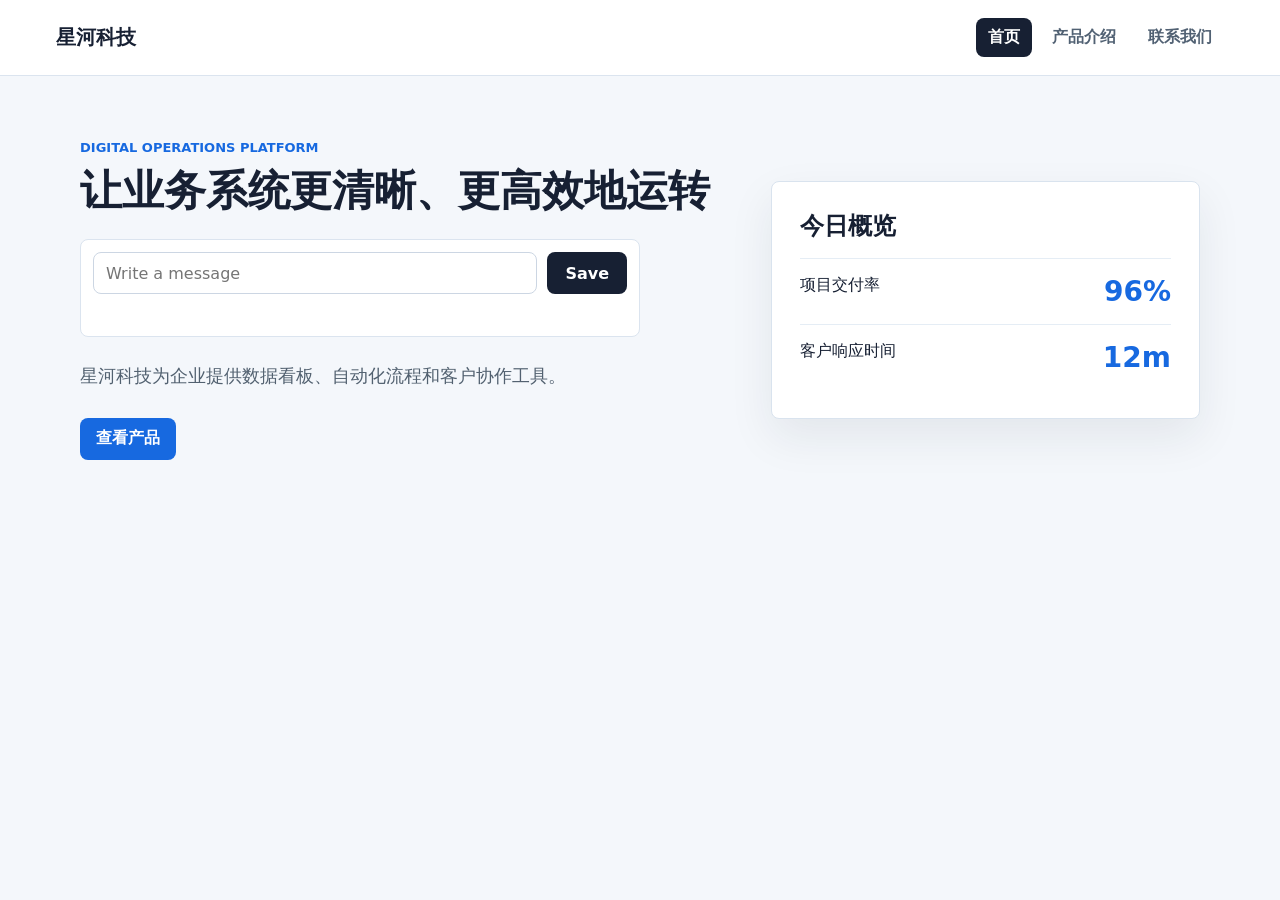
<file: index.html>
<!doctype html>
<html><head>
    <meta charset="UTF-8">
    <title>首页 - 星河科技</title>
    <link rel="stylesheet" href="./style.css">
  </head>
  <body><header class="site-header"><a href="./index.html" class="logo">星河科技</a><nav><a href="./index.html" class="active">首页</a><a href="./products.html">产品介绍</a><a href="./contact.html">联系我们</a></nav></header><main class="hero"><section><p class="eyebrow">Digital operations platform</p><h1>让业务系统更清晰、更高效地运转</h1><div data-message-form="true" id="iq5pu"><input type="text" name="content" placeholder="Write a message" id="ilk35"><button type="button" data-message-submit="true" id="id2ph">Save</button><span data-message-status="true" id="ir5ef"></span></div><p class="lead">星河科技为企业提供数据看板、自动化流程和客户协作工具。</p><a href="./products.html" class="button">查看产品</a></section><section class="hero-panel"><h2>今日概览</h2><div class="metric"><span>项目交付率</span><strong>96%</strong></div><div class="metric"><span>客户响应时间</span><strong>12m</strong></div></section></main><script>
(function () {
  if (window.__gyyMessageFormRuntimeReady) return;
  window.__gyyMessageFormRuntimeReady = true;

  window.__submitGyyMessageForm = async function (form, event) {
    if (event) event.preventDefault();
    var input = form.querySelector('[name="content"]');
    var status = form.querySelector('[data-message-status]');
    var button = form.querySelector('[data-message-submit]');
    var content = (input && input.value ? input.value : "").trim();

    if (!content) {
      if (status) status.textContent = "Please enter a message.";
      return false;
    }

    if (status) status.textContent = "Saving...";
    if (button) button.disabled = true;

    try {
      var apiOrigin = document.referrer ? new URL(document.referrer).origin : window.location.origin;
      if (!apiOrigin || apiOrigin === "null") apiOrigin = window.location.origin;
      var response = await fetch(new URL("/api/messages", apiOrigin).toString(), {
        method: "POST",
        headers: { "Content-Type": "application/json" },
        body: JSON.stringify({ content: content })
      });
      var body = await response.json().catch(function () { return {}; });
      if (!response.ok || body.ok === false) throw new Error(body.error || "Save failed");
      if (input) input.value = "";
      if (status) status.textContent = "Saved.";
    } catch (error) {
      if (status) status.textContent = error.message || "Save failed.";
    } finally {
      if (button) button.disabled = false;
    }

    return false;
  };

  document.addEventListener("click", function (event) {
    var button = event.target.closest && event.target.closest("[data-message-submit]");
    if (!button) return;
    var form = button.closest("[data-message-form]");
    if (form) window.__submitGyyMessageForm(form, event);
  });

  document.addEventListener("keydown", function (event) {
    if (event.key !== "Enter") return;
    var input = event.target.closest && event.target.closest('[data-message-form] input[name="content"]');
    if (!input) return;
    var form = input.closest("[data-message-form]");
    if (form) window.__submitGyyMessageForm(form, event);
  });
})();
</script></body></html>
</file>
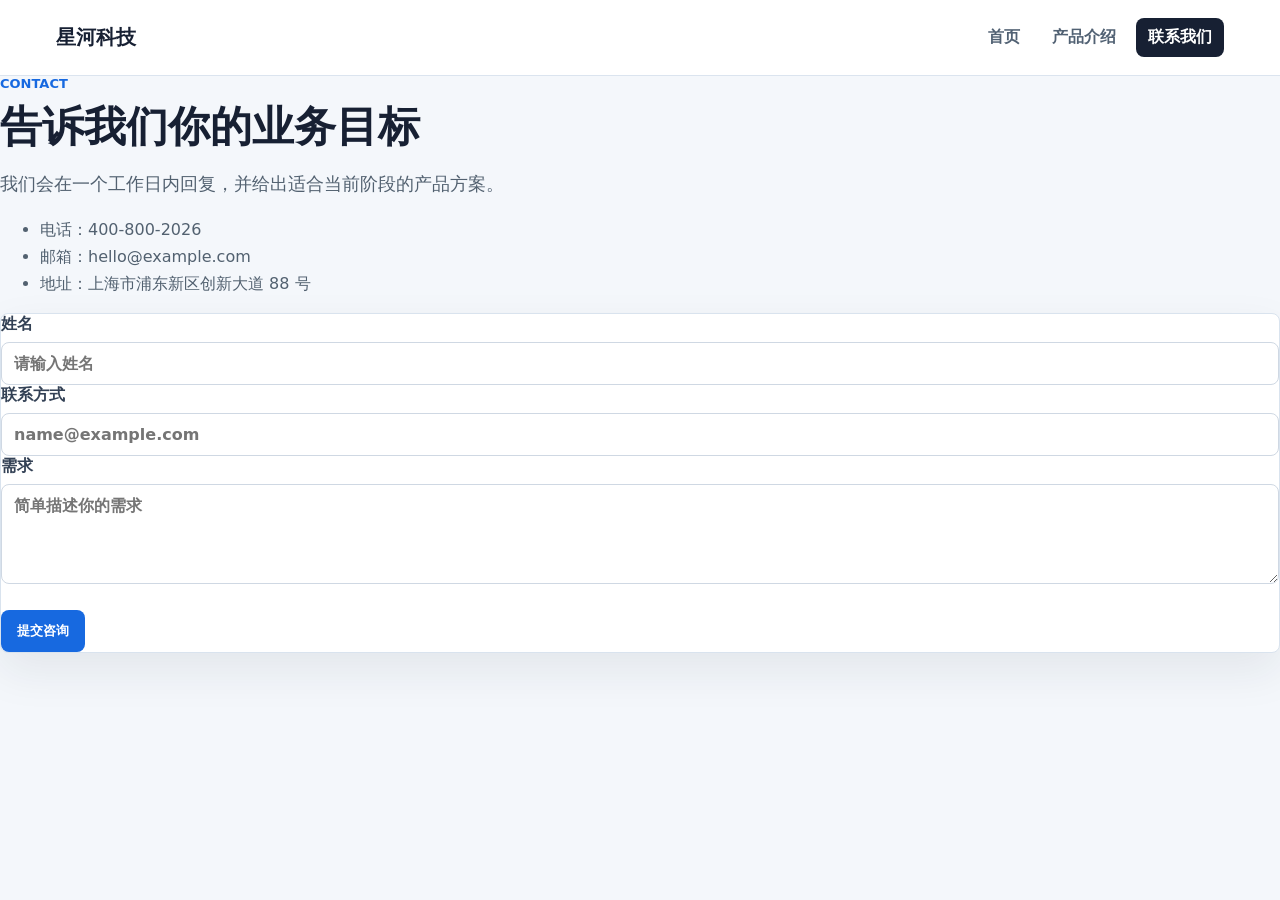
<file: contact.html>
<!doctype html>
<html>
  <head>
    <meta charset="UTF-8" />
    <title>联系我们 - 星河科技</title>
    <link rel="stylesheet" href="./style.css" />
  </head>
  <body>
    <header class="site-header">
      <a class="logo" href="./index.html">星河科技</a>
      <nav>
        <a href="./index.html">首页</a>
        <a href="./products.html">产品介绍</a>
        <a class="active" href="./contact.html">联系我们</a>
      </nav>
    </header>

    <main class="page contact-layout">
      <section>
        <p class="eyebrow">Contact</p>
        <h1>告诉我们你的业务目标</h1>
        <p class="lead">我们会在一个工作日内回复，并给出适合当前阶段的产品方案。</p>
        <ul class="contact-list">
          <li>电话：400-800-2026</li>
          <li>邮箱：hello@example.com</li>
          <li>地址：上海市浦东新区创新大道 88 号</li>
        </ul>
      </section>
      <form class="contact-form">
        <label>
          姓名
          <input type="text" placeholder="请输入姓名" />
        </label>
        <label>
          联系方式
          <input type="email" placeholder="name@example.com" />
        </label>
        <label>
          需求
          <textarea rows="4" placeholder="简单描述你的需求"></textarea>
        </label>
        <button type="submit">提交咨询</button>
      </form>
    </main>
    <script src="./script.js"></script>
  </body>
</html>
</file>
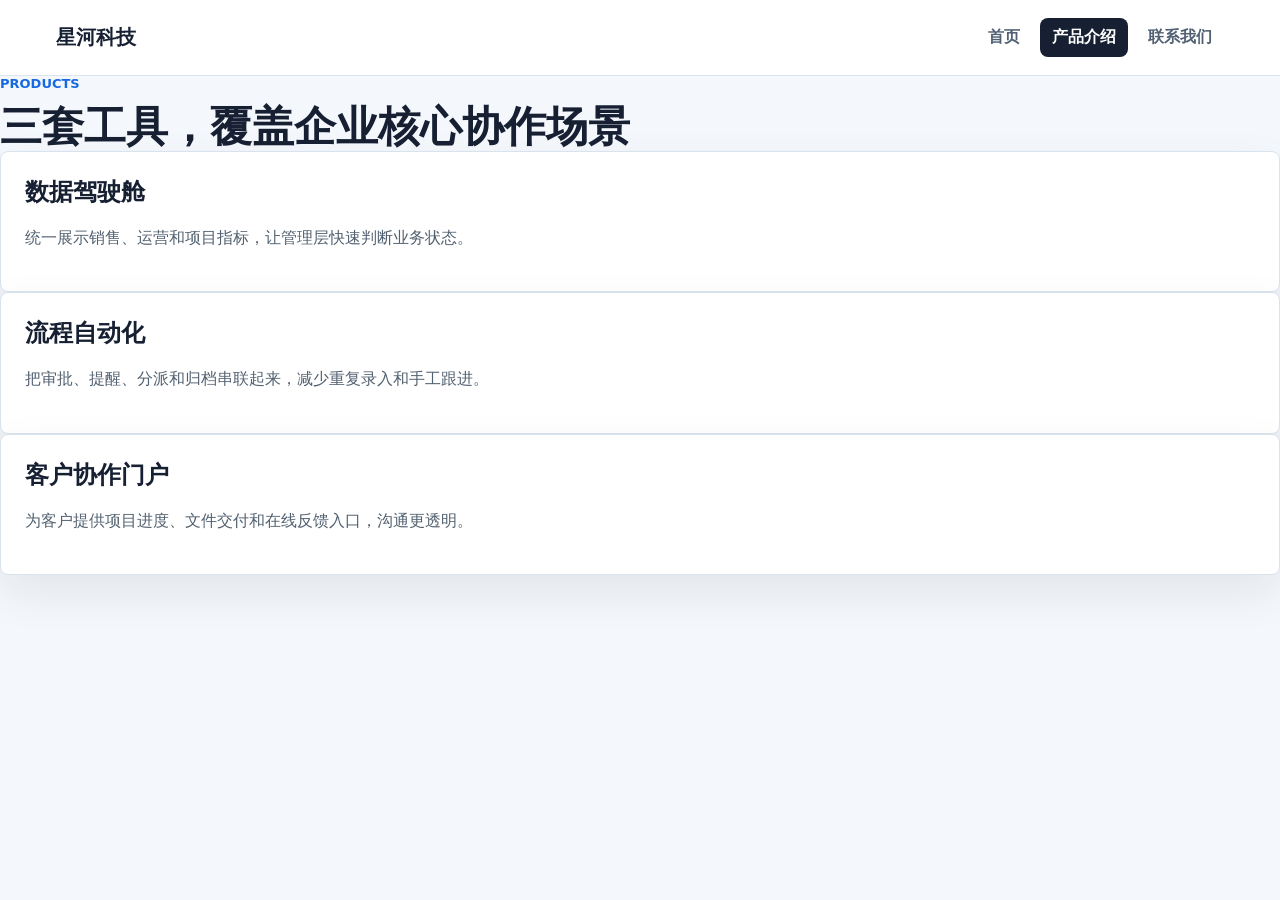
<file: products.html>
<!doctype html>
<html>
  <head>
    <meta charset="UTF-8" />
    <title>产品介绍 - 星河科技</title>
    <link rel="stylesheet" href="./style.css" />
  </head>
  <body>
    <header class="site-header">
      <a class="logo" href="./index.html">星河科技</a>
      <nav>
        <a href="./index.html">首页</a>
        <a class="active" href="./products.html">产品介绍</a>
        <a href="./contact.html">联系我们</a>
      </nav>
    </header>

    <main class="page">
      <p class="eyebrow">Products</p>
      <h1>三套工具，覆盖企业核心协作场景</h1>
      <section class="product-grid">
        <article>
          <h2>数据驾驶舱</h2>
          <p>统一展示销售、运营和项目指标，让管理层快速判断业务状态。</p>
        </article>
        <article>
          <h2>流程自动化</h2>
          <p>把审批、提醒、分派和归档串联起来，减少重复录入和手工跟进。</p>
        </article>
        <article>
          <h2>客户协作门户</h2>
          <p>为客户提供项目进度、文件交付和在线反馈入口，沟通更透明。</p>
        </article>
      </section>
    </main>
    <script src="./script.js"></script>
  </body>
</html>
</file>
<file: style.css>
* { box-sizing: border-box; } body {margin: 0;}body{margin-top:0px;margin-right:0px;margin-bottom:0px;margin-left:0px;min-height:100vh;font-family:Inter, system-ui, sans-serif;background-image:initial;background-position-x:initial;background-position-y:initial;background-size:initial;background-repeat:initial;background-attachment:initial;background-origin:initial;background-clip:initial;background-color:rgb(244, 247, 251);color:rgb(23, 32, 51);}a{color:inherit;text-decoration-line:none;text-decoration-thickness:initial;text-decoration-style:initial;text-decoration-color:initial;}.site-header{display:flex;align-items:center;justify-content:space-between;row-gap:24px;column-gap:24px;padding-top:18px;padding-right:min(5vw, 56px);padding-bottom:18px;padding-left:min(5vw, 56px);border-bottom-width:1px;border-bottom-style:solid;border-bottom-color:rgb(219, 228, 239);background-image:initial;background-position-x:initial;background-position-y:initial;background-size:initial;background-repeat:initial;background-attachment:initial;background-origin:initial;background-clip:initial;background-color:rgb(255, 255, 255);}.logo{font-size:20px;font-weight:800;}nav{display:flex;flex-wrap:wrap;row-gap:8px;column-gap:8px;}nav a{border-top-left-radius:8px;border-top-right-radius:8px;border-bottom-right-radius:8px;border-bottom-left-radius:8px;padding-top:9px;padding-right:12px;padding-bottom:9px;padding-left:12px;color:rgb(81, 97, 115);font-weight:700;}nav a.active, nav a:hover{background-image:initial;background-position-x:initial;background-position-y:initial;background-size:initial;background-repeat:initial;background-attachment:initial;background-origin:initial;background-clip:initial;background-color:rgb(23, 32, 51);color:rgb(255, 255, 255);}.hero{width:min(1120px, -32px + 100vw);margin-top:0px;margin-right:auto;margin-bottom:0px;margin-left:auto;padding-top:64px;padding-right:0px;padding-bottom:64px;padding-left:0px;}.hero{display:grid;grid-template-columns:minmax(0px, 1.2fr) minmax(280px, 0.8fr);align-items:center;row-gap:48px;column-gap:48px;}.eyebrow{margin-top:0px;margin-right:0px;margin-bottom:12px;margin-left:0px;color:rgb(23, 105, 224);font-size:13px;font-weight:800;letter-spacing:0px;text-transform:uppercase;}h1{margin-top:0px;margin-right:0px;margin-bottom:0px;margin-left:0px;max-width:760px;font-size:42px;line-height:1.15;}.lead{max-width:680px;margin-top:18px;margin-right:0px;margin-bottom:0px;margin-left:0px;color:rgb(82, 97, 112);font-size:18px;line-height:1.7;}.button, .contact-form button{display:inline-flex;align-items:center;justify-content:center;min-height:42px;margin-top:26px;border-top-width:0px;border-right-width:0px;border-bottom-width:0px;border-left-width:0px;border-top-style:none;border-right-style:none;border-bottom-style:none;border-left-style:none;border-top-color:currentcolor;border-right-color:currentcolor;border-bottom-color:currentcolor;border-left-color:currentcolor;border-image-source:initial;border-image-slice:initial;border-image-width:initial;border-image-outset:initial;border-image-repeat:initial;border-top-left-radius:8px;border-top-right-radius:8px;border-bottom-right-radius:8px;border-bottom-left-radius:8px;padding-top:0px;padding-right:16px;padding-bottom:0px;padding-left:16px;background-image:initial;background-position-x:initial;background-position-y:initial;background-size:initial;background-repeat:initial;background-attachment:initial;background-origin:initial;background-clip:initial;background-color:rgb(23, 105, 224);color:white;cursor:pointer;font-weight:800;}.hero-panel{border-top-width:1px;border-right-width:1px;border-bottom-width:1px;border-left-width:1px;border-top-style:solid;border-right-style:solid;border-bottom-style:solid;border-left-style:solid;border-top-color:rgb(217, 227, 238);border-right-color:rgb(217, 227, 238);border-bottom-color:rgb(217, 227, 238);border-left-color:rgb(217, 227, 238);border-image-source:initial;border-image-slice:initial;border-image-width:initial;border-image-outset:initial;border-image-repeat:initial;border-top-left-radius:8px;border-top-right-radius:8px;border-bottom-right-radius:8px;border-bottom-left-radius:8px;background-image:initial;background-position-x:initial;background-position-y:initial;background-size:initial;background-repeat:initial;background-attachment:initial;background-origin:initial;background-clip:initial;background-color:rgb(255, 255, 255);box-shadow:rgba(23, 32, 51, 0.08) 0px 18px 45px;}.contact-form, .product-grid article{border-top-width:1px;border-right-width:1px;border-bottom-width:1px;border-left-width:1px;border-top-style:solid;border-right-style:solid;border-bottom-style:solid;border-left-style:solid;border-top-color:rgb(217, 227, 238);border-right-color:rgb(217, 227, 238);border-bottom-color:rgb(217, 227, 238);border-left-color:rgb(217, 227, 238);border-image-source:initial;border-image-slice:initial;border-image-width:initial;border-image-outset:initial;border-image-repeat:initial;border-top-left-radius:8px;border-top-right-radius:8px;border-bottom-right-radius:8px;border-bottom-left-radius:8px;background-image:initial;background-position-x:initial;background-position-y:initial;background-size:initial;background-repeat:initial;background-attachment:initial;background-origin:initial;background-clip:initial;background-color:rgb(255, 255, 255);box-shadow:rgba(23, 32, 51, 0.08) 0px 18px 45px;}.hero-panel{padding-top:28px;padding-right:28px;padding-bottom:28px;padding-left:28px;}.hero-panel h2, .product-grid h2{margin-top:0px;margin-right:0px;margin-bottom:16px;margin-left:0px;}.metric{display:flex;justify-content:space-between;row-gap:18px;column-gap:18px;padding-top:16px;padding-right:0px;padding-bottom:16px;padding-left:0px;border-top-width:1px;border-top-style:solid;border-top-color:rgb(229, 237, 245);}.metric strong{color:rgb(23, 105, 224);font-size:28px;}.product-grid article{padding-top:24px;padding-right:24px;padding-bottom:24px;padding-left:24px;}.contact-list, .product-grid p{color:rgb(82, 97, 112);line-height:1.7;}.contact-form label{display:grid;row-gap:7px;column-gap:7px;color:rgb(51, 65, 85);font-weight:800;}.contact-form input, .contact-form textarea{width:100%;border-top-width:1px;border-right-width:1px;border-bottom-width:1px;border-left-width:1px;border-top-style:solid;border-right-style:solid;border-bottom-style:solid;border-left-style:solid;border-top-color:rgb(207, 216, 227);border-right-color:rgb(207, 216, 227);border-bottom-color:rgb(207, 216, 227);border-left-color:rgb(207, 216, 227);border-image-source:initial;border-image-slice:initial;border-image-width:initial;border-image-outset:initial;border-image-repeat:initial;border-top-left-radius:8px;border-top-right-radius:8px;border-bottom-right-radius:8px;border-bottom-left-radius:8px;padding-top:11px;padding-right:12px;padding-bottom:11px;padding-left:12px;font-style:inherit;font-variant-ligatures:inherit;font-variant-caps:inherit;font-variant-numeric:inherit;font-variant-east-asian:inherit;font-variant-alternates:inherit;font-variant-position:inherit;font-variant-emoji:inherit;font-weight:inherit;font-stretch:inherit;font-size:inherit;line-height:inherit;font-family:inherit;font-optical-sizing:inherit;font-size-adjust:inherit;font-kerning:inherit;font-feature-settings:inherit;font-variation-settings:inherit;font-language-override:inherit;resize:vertical;}#ilk35{flex:1 1 240px;min-height:42px;border:1px solid #ccd6e3;border-radius:8px;padding:0 12px;font:inherit;}#id2ph{min-height:42px;border:0;border-radius:8px;padding:0 18px;background:#172033;color:#ffffff;font:inherit;font-weight:700;cursor:pointer;}#ir5ef{flex-basis:100%;color:#526170;font-size:14px;min-height:20px;}#iq5pu{display:flex;flex-wrap:wrap;align-items:center;gap:10px;max-width:560px;margin:24px 0;padding:12px;border:1px solid #dbe4ef;border-radius:8px;background:#ffffff;}@media (max-width: 760px){.site-header{grid-template-columns:1fr;}.hero{grid-template-columns:1fr;}.site-header{display:grid;}h1{font-size:32px;}}
</file>
